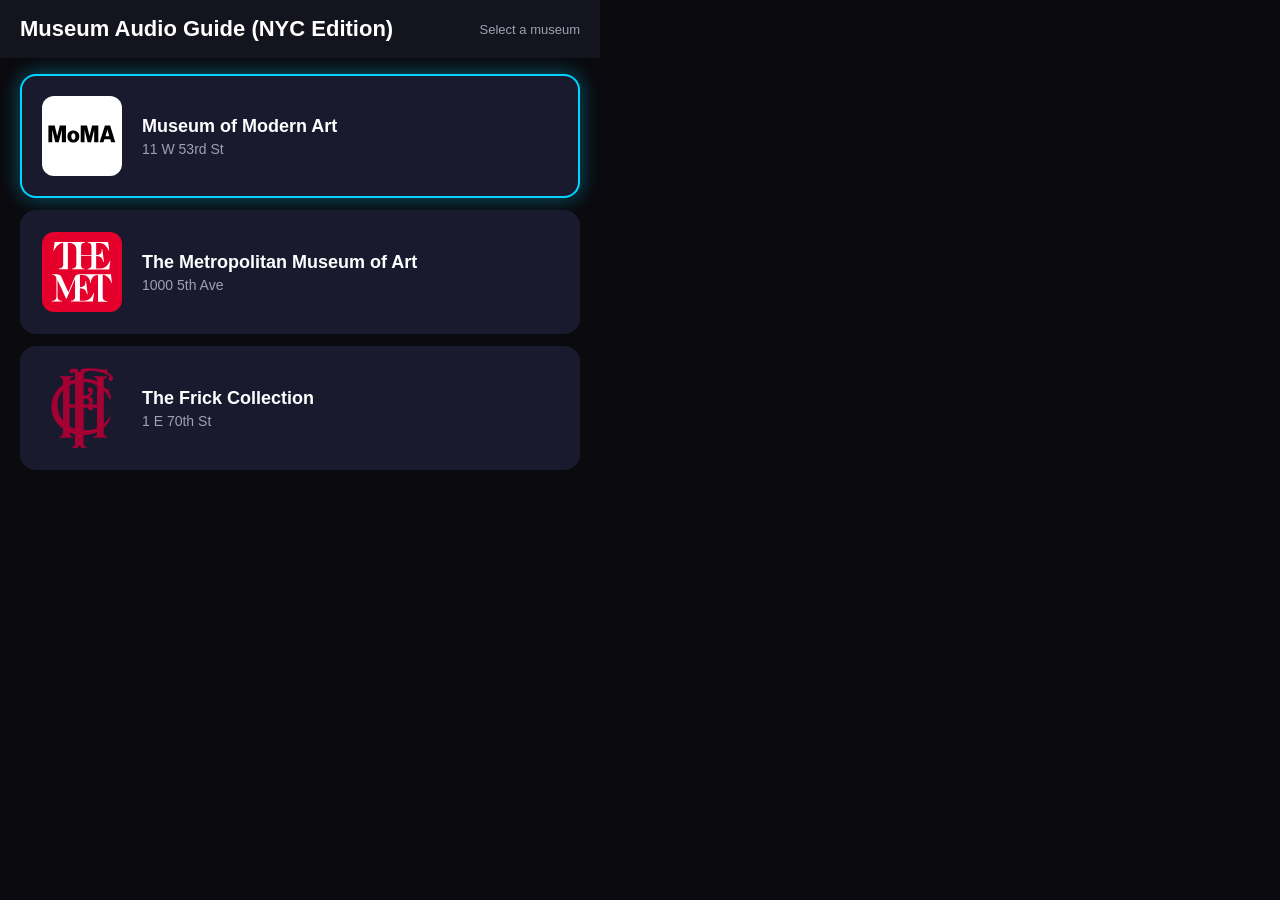
<file: index.html>
<!DOCTYPE html>
<html lang="en">
<head>
  <meta charset="UTF-8">
  <meta name="viewport" content="width=device-width, height=device-height, initial-scale=1.0, user-scalable=no">
  <title>Museum Audio Guide — NYC Edition</title>
  <link rel="stylesheet" href="styles.css">
</head>
<body>
  <div id="app">

    <!-- Screen 1: Museum Select -->
    <div id="museum-select" class="screen">
      <header class="header">
        <h1>Museum Audio Guide (NYC Edition)</h1>
        <span class="header-meta">Select a museum</span>
      </header>
      <div class="content">
        <button class="museum-card focusable" data-action="select-museum" data-museum="moma">
          <img class="museum-logo" src="logos/moma.svg" alt="MoMA">
          <div class="museum-info">
            <div class="museum-name">Museum of Modern Art</div>
            <div class="museum-meta">11 W 53rd St</div>
          </div>
        </button>
        <button class="museum-card focusable" data-action="select-museum" data-museum="met">
          <img class="museum-logo" src="logos/met.svg" alt="The Met">
          <div class="museum-info">
            <div class="museum-name">The Metropolitan Museum of Art</div>
            <div class="museum-meta">1000 5th Ave</div>
          </div>
        </button>
        <button class="museum-card focusable" data-action="select-museum" data-museum="frick">
          <img class="museum-logo" src="logos/frick.png" alt="Frick">
          <div class="museum-info">
            <div class="museum-name">The Frick Collection</div>
            <div class="museum-meta">1 E 70th St</div>
          </div>
        </button>
      </div>
    </div>

    <!-- Screen 2: Stop Number Entry -->
    <div id="stop-entry" class="screen hidden">
      <header class="header">
        <button class="back-btn focusable" data-action="back">&#8592;</button>
        <h1 id="stop-entry-title">MoMA</h1>
        <span class="header-meta">Enter stop #</span>
      </header>
      <div class="content">
        <div class="stop-display">
          <div class="stop-number" id="stop-number-display">---</div>
          <button class="clear-btn focusable" data-action="num-clear">CLR</button>
        </div>
        <div class="numpad">
          <button class="numpad-btn focusable" data-action="num" data-digit="1">1</button>
          <button class="numpad-btn focusable" data-action="num" data-digit="2">2</button>
          <button class="numpad-btn focusable" data-action="num" data-digit="3">3</button>
          <button class="numpad-btn focusable" data-action="num" data-digit="4">4</button>
          <button class="numpad-btn focusable" data-action="num" data-digit="5">5</button>
          <button class="numpad-btn focusable" data-action="num" data-digit="6">6</button>
          <button class="numpad-btn focusable" data-action="num" data-digit="7">7</button>
          <button class="numpad-btn focusable" data-action="num" data-digit="8">8</button>
          <button class="numpad-btn focusable" data-action="num" data-digit="9">9</button>
          <button class="numpad-btn focusable delete-btn" data-action="num-delete">&#9003;</button>
          <button class="numpad-btn focusable" data-action="num" data-digit="0">0</button>
          <button class="numpad-btn focusable go-btn" data-action="num-go">GO</button>
        </div>
      </div>
    </div>

    <!-- Screen 3: Audio Player -->
    <div id="audio-player" class="screen hidden">
      <header class="header">
        <button class="back-btn focusable" data-action="back">&#8592;</button>
        <h1 id="player-title">MoMA</h1>
        <span class="header-meta" id="player-stop">Stop #---</span>
      </header>
      <div class="content player-content">
        <!-- Loading -->
        <div id="player-loading" class="loading-container">
          <div class="loading-spinner"></div>
          <div class="loading-text" id="loading-text">Loading audio...</div>
        </div>
        <!-- Error -->
        <div id="player-error" class="error-container hidden">
          <div class="error-icon">&#9888;</div>
          <div class="error-message" id="error-message">Could not load.</div>
          <div class="error-url" id="error-url"></div>
          <button class="nav-item focusable" data-action="copy-url" style="margin-top:12px;">Copy URL</button>
        </div>
        <!-- Native Player -->
        <div id="player-ui" class="player-ui hidden">
          <div class="player-artwork" id="player-artwork">
            <div class="player-artwork-label" id="player-artwork-label">&#9835;</div>
          </div>
          <div class="player-info">
            <div class="player-track-title" id="player-track-title"></div>
          </div>
          <button class="play-pause-btn focusable" data-action="play-pause" id="play-pause-btn">&#9654;</button>
          <div class="progress-container">
            <input type="range" class="progress-bar focusable" id="progress-bar" min="0" max="100" value="0" step="0.1">
            <div class="time-display">
              <span id="time-current">0:00</span>
              <span id="time-duration">0:00</span>
            </div>
          </div>
        </div>
        <!-- Iframe fallback (hidden by default) -->
        <iframe id="browser-iframe" class="browser-iframe hidden"
          sandbox="allow-scripts allow-popups allow-forms"
          allow="autoplay; encrypted-media"></iframe>
        <audio id="audio-element" preload="auto"></audio>
      </div>
    </div>

  </div>
  <script src="app.js"></script>
</body>
</html>
</file>
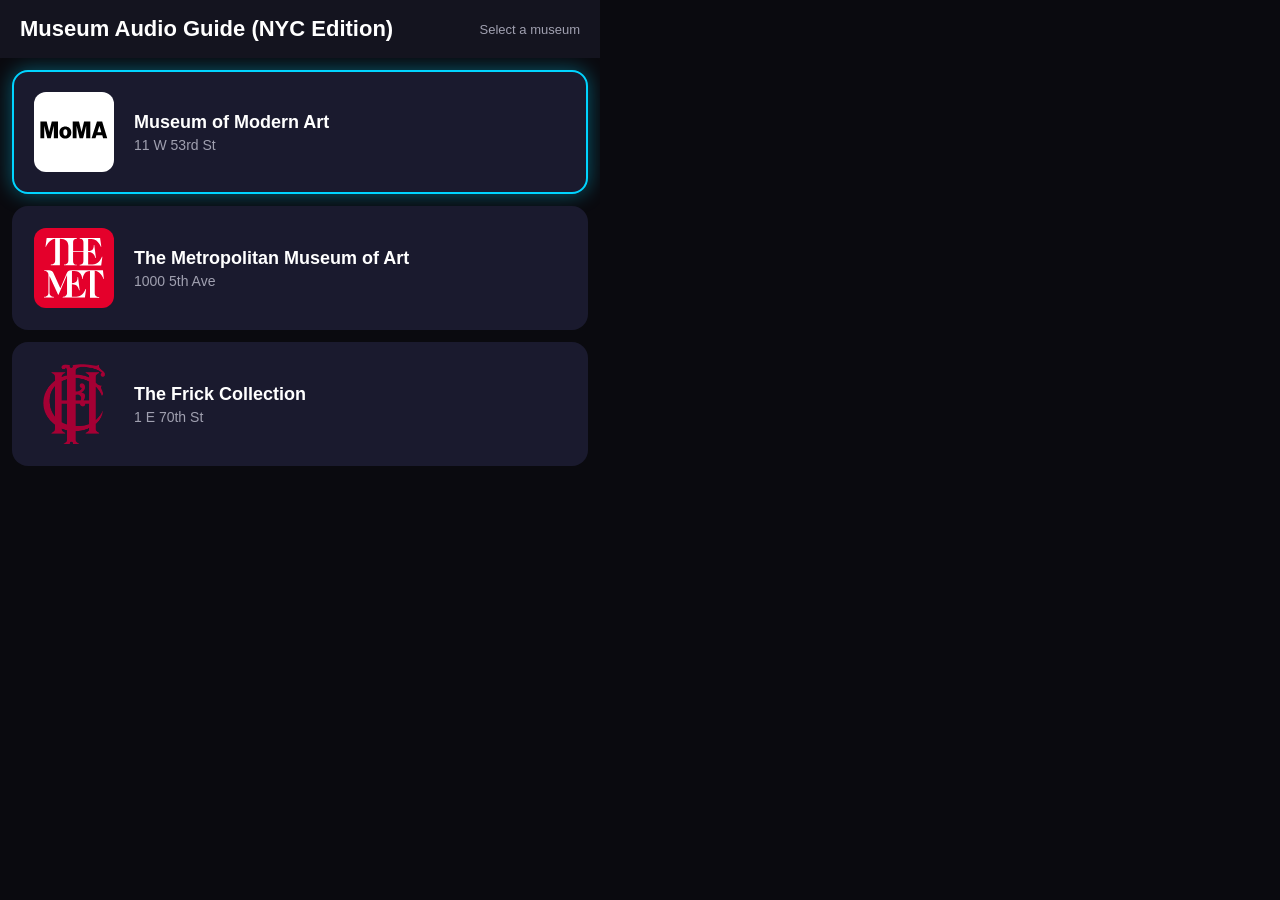
<file: test/index.html>
<!DOCTYPE html>
<html lang="en">
<head>
  <meta charset="UTF-8">
  <meta name="viewport" content="width=device-width, height=device-height, initial-scale=1.0, user-scalable=no">
  <title>Museum Audio Guide — NYC Edition</title>
  <link rel="stylesheet" href="styles.css">
</head>
<body>
  <div id="app">

    <!-- Screen 1: Museum Select -->
    <div id="museum-select" class="screen">
      <header class="header">
        <h1>Museum Audio Guide (NYC Edition)</h1>
        <span class="header-meta">Select a museum</span>
      </header>
      <div class="content">
        <button class="museum-card focusable" data-action="select-museum" data-museum="moma">
          <img class="museum-logo" src="logos/moma.svg" alt="MoMA">
          <div class="museum-info">
            <div class="museum-name">Museum of Modern Art</div>
            <div class="museum-meta">11 W 53rd St</div>
          </div>
        </button>
        <button class="museum-card focusable" data-action="select-museum" data-museum="met">
          <img class="museum-logo" src="logos/met.svg" alt="The Met">
          <div class="museum-info">
            <div class="museum-name">The Metropolitan Museum of Art</div>
            <div class="museum-meta">1000 5th Ave</div>
          </div>
        </button>
        <button class="museum-card focusable" data-action="select-museum" data-museum="frick">
          <img class="museum-logo" src="logos/frick.png" alt="Frick">
          <div class="museum-info">
            <div class="museum-name">The Frick Collection</div>
            <div class="museum-meta">1 E 70th St</div>
          </div>
        </button>
      </div>
    </div>

    <!-- Screen 2: Stop Number Entry -->
    <div id="stop-entry" class="screen hidden">
      <header class="header">
        <button class="back-btn focusable" data-action="back">&#8592;</button>
        <h1 id="stop-entry-title">MoMA</h1>
        <span class="header-meta">Enter stop #</span>
      </header>
      <div class="content">
        <div class="stop-display">
          <div class="stop-number" id="stop-number-display">---</div>
          <button class="clear-btn focusable" data-action="num-clear" aria-label="Clear stop number">&#10005;</button>
        </div>
        <!-- EMG Handwriting Strip — auto-handwriting triggers on focus via Hypernova runtime -->
        <label class="hw-strip" for="hw-input">
          <span class="hw-strip__icon">&#9998;</span>
          <span class="hw-strip__field-wrap">
            <input class="hw-strip__input focusable" id="hw-input" type="text" inputmode="numeric" pattern="[0-9]*" maxlength="6" autocomplete="off" autocapitalize="off" spellcheck="false" placeholder="Handwrite digits">
          </span>
        </label>
        <div class="numpad">
          <button class="numpad-btn focusable delete-btn" data-action="num-delete">&#9003;</button>
          <button class="numpad-btn focusable" data-action="num" data-digit="0">0</button>
          <button class="numpad-btn focusable go-btn" data-action="num-go">GO</button>
          <button class="numpad-btn focusable" data-action="num" data-digit="1">1</button>
          <button class="numpad-btn focusable" data-action="num" data-digit="2">2</button>
          <button class="numpad-btn focusable" data-action="num" data-digit="3">3</button>
          <button class="numpad-btn focusable" data-action="num" data-digit="4">4</button>
          <button class="numpad-btn focusable" data-action="num" data-digit="5">5</button>
          <button class="numpad-btn focusable" data-action="num" data-digit="6">6</button>
          <button class="numpad-btn focusable" data-action="num" data-digit="7">7</button>
          <button class="numpad-btn focusable" data-action="num" data-digit="8">8</button>
          <button class="numpad-btn focusable" data-action="num" data-digit="9">9</button>
        </div>
      </div>
    </div>

    <!-- Screen 3: Audio Player -->
    <div id="audio-player" class="screen hidden">
      <header class="header">
        <button class="back-btn focusable" data-action="back">&#8592;</button>
        <h1 id="player-title">MoMA</h1>
        <span class="header-meta" id="player-stop">Stop #---</span>
      </header>
      <div class="content player-content">
        <!-- Loading -->
        <div id="player-loading" class="loading-container">
          <div class="loading-spinner"></div>
          <div class="loading-text" id="loading-text">Loading audio...</div>
        </div>
        <!-- Error -->
        <div id="player-error" class="error-container hidden">
          <div class="error-icon">&#9888;</div>
          <div class="error-message" id="error-message">Could not load.</div>
          <div class="error-url" id="error-url"></div>
          <button class="nav-item focusable" data-action="copy-url" style="margin-top:12px;">Copy URL</button>
        </div>
        <!-- Native Player -->
        <div id="player-ui" class="player-ui hidden">
          <div class="player-artwork" id="player-artwork">
            <div class="player-artwork-label" id="player-artwork-label">&#9835;</div>
          </div>
          <div class="player-info">
            <div class="player-track-title" id="player-track-title"></div>
          </div>
          <button class="play-pause-btn focusable" data-action="play-pause" id="play-pause-btn">&#9654;</button>
          <div class="progress-container">
            <input type="range" class="progress-bar focusable" id="progress-bar" min="0" max="100" value="0" step="0.1">
            <div class="time-display">
              <span id="time-current">0:00</span>
              <span id="time-duration">0:00</span>
            </div>
          </div>
        </div>
        <!-- Iframe fallback (hidden by default) -->
        <iframe id="browser-iframe" class="browser-iframe hidden"
          sandbox="allow-scripts allow-popups allow-forms"
          allow="autoplay; encrypted-media"></iframe>
        <audio id="audio-element" preload="auto"></audio>
      </div>
    </div>

  </div>
  <script src="app.js"></script>
</body>
</html>
</file>
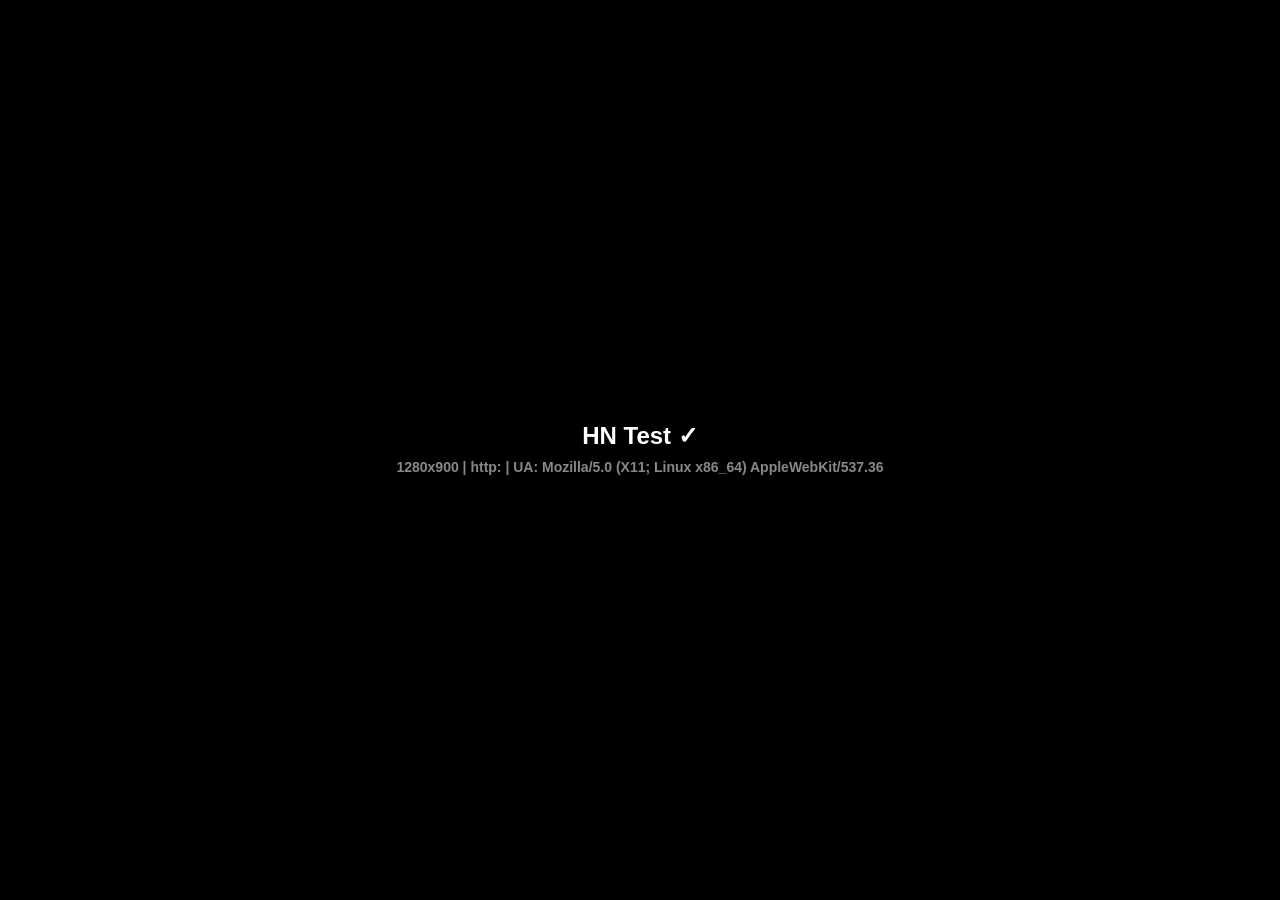
<file: test.html>
<!DOCTYPE html>
<html>
<head>
<meta charset="UTF-8">
<meta name="viewport" content="width=device-width, height=device-height, initial-scale=1.0">
<style>
  body { background: #000; color: #fff; font-family: sans-serif; display: flex; align-items: center; justify-content: center; height: 100vh; margin: 0; }
  h1 { font-size: 24px; text-align: center; }
</style>
</head>
<body>
  <h1>HN Test ✓<br><span style="font-size:14px;color:#888;" id="info">Loading...</span></h1>
  <script>
    document.getElementById('info').textContent =
      window.innerWidth + 'x' + window.innerHeight +
      ' | ' + location.protocol +
      ' | UA: ' + navigator.userAgent.substring(0, 50);
  </script>
</body>
</html>
</file>
<file: styles.css>
:root {
  --bg-primary: #0a0a0f;
  --bg-secondary: #14141f;
  --bg-tertiary: #1e1e2e;
  --bg-card: #1a1a2e;
  --text-primary: #ffffff;
  --text-secondary: #a0a0b0;
  --text-muted: #606070;
  --accent-primary: #00d4ff;
  --accent-secondary: #00ff88;
  --accent-warm: #ff9f43;
  --danger: #ff4466;
  --focus-ring: #00d4ff;
  --focus-glow: rgba(0, 212, 255, 0.4);
  --success: #00ff88;
  --warning: #ffaa00;
  --radius-sm: 8px;
  --radius-md: 12px;
  --radius-lg: 16px;
}

* { margin: 0; padding: 0; box-sizing: border-box; }

body {
  font-family: -apple-system, BlinkMacSystemFont, 'Segoe UI', sans-serif;
  background: var(--bg-primary);
  color: var(--text-primary);
  width: 100vw;
  height: 100vh;
  max-width: 600px;
  max-height: 600px;
  overflow: hidden;
}

#app {
  width: 100%;
  height: 100%;
  position: relative;
}

/* --- Screens --- */
.screen {
  width: 100%;
  height: 100%;
  display: flex;
  flex-direction: column;
  position: absolute;
  top: 0;
  left: 0;
}
.screen.hidden { display: none; }

/* --- Header --- */
.header {
  display: flex;
  align-items: center;
  padding: 16px 20px;
  background: var(--bg-secondary);
  gap: 12px;
  flex-shrink: 0;
}
.header h1 {
  font-size: 22px;
  font-weight: 600;
  flex: 1;
}
.header-meta {
  font-size: 13px;
  color: var(--text-secondary);
}
.back-btn {
  background: transparent;
  color: var(--text-primary);
  font-size: 22px;
  padding: 8px 12px;
  border-radius: var(--radius-sm);
  border: 2px solid transparent;
}

/* --- Content Area --- */
.content {
  flex: 1;
  padding: 16px 20px;
  overflow-y: auto;
  display: flex;
  flex-direction: column;
  gap: 12px;
}

/* --- Focus States --- */
.focusable {
  transition: all 0.15s ease;
  border: 2px solid transparent;
  cursor: pointer;
  min-height: 44px;
}
.focusable:focus {
  outline: none;
  border-color: var(--focus-ring);
  box-shadow: 0 0 20px var(--focus-glow);
}

/* --- Museum Cards --- */
.museum-card {
  display: flex;
  align-items: center;
  gap: 20px;
  padding: 20px;
  background: var(--bg-card);
  border-radius: var(--radius-lg);
  color: var(--text-primary);
  text-align: left;
  width: 100%;
}

.museum-logo {
  width: 80px;
  height: 80px;
  border-radius: var(--radius-md);
  flex-shrink: 0;
  object-fit: cover;
}

.museum-info {
  flex: 1;
  min-width: 0;
}

.museum-name {
  font-size: 18px;
  font-weight: 600;
  margin-bottom: 4px;
}

.museum-meta {
  font-size: 14px;
  color: var(--text-secondary);
}

/* --- Stop Number Display --- */
.stop-display {
  text-align: center;
  padding: 20px 0 10px;
  position: relative;
}

.stop-number {
  font-size: 56px;
  font-weight: 700;
  font-family: 'SF Mono', 'Menlo', 'Courier New', monospace;
  color: var(--accent-primary);
  letter-spacing: 8px;
  min-height: 70px;
}

.clear-btn {
  font-size: 12px;
  font-weight: 600;
  padding: 4px 10px;
  background: var(--bg-tertiary);
  color: var(--accent-warm);
  border-radius: var(--radius-sm);
  min-height: 28px;
  margin-top: 4px;
}

.stop-hint {
  font-size: 13px;
  color: var(--text-muted);
  margin-top: 4px;
}

/* --- Numpad --- */
.numpad {
  display: grid;
  grid-template-columns: 1fr 1fr 1fr;
  gap: 8px;
  padding: 0 20px;
  max-width: 360px;
  margin: 0 auto;
}

.numpad-btn {
  padding: 16px;
  font-size: 22px;
  font-weight: 600;
  background: var(--bg-tertiary);
  color: var(--text-primary);
  border-radius: var(--radius-md);
  text-align: center;
  min-height: 54px;
}

.numpad-btn:focus {
  background: var(--bg-card);
}

.delete-btn {
  font-size: 20px;
  color: var(--accent-warm);
}

.go-btn {
  background: var(--accent-primary);
  color: var(--bg-primary);
  font-weight: 700;
}
.go-btn:focus {
  background: #33ddff;
}

/* --- Built-in Browser --- */
.browser-content {
  padding: 0;
  position: relative;
}

.browser-iframe {
  width: 100%;
  height: 100%;
  border: none;
  background: #ffffff;
}

/* --- Native Audio Player --- */
.player-content {
  padding: 0 20px 20px;
  align-items: center;
  justify-content: center;
}

.player-ui {
  display: flex;
  flex-direction: column;
  align-items: center;
  gap: 20px;
  width: 100%;
  padding-top: 12px;
}

.player-artwork {
  width: 120px;
  height: 120px;
  border-radius: var(--radius-lg);
  display: flex;
  align-items: center;
  justify-content: center;
  flex-shrink: 0;
}

.player-artwork-label {
  font-size: 48px;
}

.player-info {
  text-align: center;
}

.player-track-title {
  font-size: 16px;
  font-weight: 600;
  max-width: 460px;
  overflow: hidden;
  text-overflow: ellipsis;
  white-space: nowrap;
}

.play-pause-btn {
  width: 72px;
  height: 72px;
  border-radius: 50%;
  background: var(--accent-primary);
  color: var(--bg-primary);
  font-size: 28px;
  display: flex;
  align-items: center;
  justify-content: center;
  line-height: 1;
}
.play-pause-btn:focus {
  background: #33ddff;
}

.progress-container {
  width: 100%;
  max-width: 460px;
}

.progress-bar {
  -webkit-appearance: none;
  appearance: none;
  width: 100%;
  height: 6px;
  border-radius: 3px;
  background: var(--bg-tertiary);
  outline: none;
  cursor: pointer;
}
.progress-bar::-webkit-slider-thumb {
  -webkit-appearance: none;
  appearance: none;
  width: 16px;
  height: 16px;
  border-radius: 50%;
  background: var(--accent-primary);
  cursor: pointer;
}
.progress-bar::-moz-range-thumb {
  width: 16px;
  height: 16px;
  border-radius: 50%;
  background: var(--accent-primary);
  border: none;
  cursor: pointer;
}
.progress-bar:focus {
  border-color: var(--focus-ring);
  box-shadow: 0 0 12px var(--focus-glow);
}

.time-display {
  display: flex;
  justify-content: space-between;
  margin-top: 6px;
  font-family: 'SF Mono', 'Menlo', 'Courier New', monospace;
  font-size: 13px;
  color: var(--text-muted);
}

.error-url {
  font-size: 13px;
  color: var(--text-muted);
  word-break: break-all;
  max-width: 400px;
  margin-top: 8px;
}

/* --- Loading --- */
.loading-container {
  display: flex;
  flex-direction: column;
  align-items: center;
  justify-content: center;
  gap: 16px;
  padding: 40px;
  flex: 1;
}
.loading-spinner {
  width: 48px;
  height: 48px;
  border: 4px solid var(--bg-tertiary);
  border-top-color: var(--accent-primary);
  border-radius: 50%;
  animation: spin 0.8s linear infinite;
}
@keyframes spin { to { transform: rotate(360deg); } }
.loading-text {
  font-size: 16px;
  color: var(--text-secondary);
}

/* --- Error --- */
.error-container {
  display: flex;
  flex-direction: column;
  align-items: center;
  justify-content: center;
  gap: 12px;
  padding: 40px;
  text-align: center;
}
.error-icon { font-size: 48px; }
.error-message {
  font-size: 16px;
  color: var(--text-secondary);
  max-width: 400px;
}

/* --- Nav Item (reused for buttons) --- */
.nav-item {
  padding: 14px 24px;
  background: var(--bg-tertiary);
  border-radius: var(--radius-md);
  color: var(--text-primary);
  font-size: 15px;
  font-weight: 500;
  text-align: center;
}
.nav-item.primary {
  background: var(--accent-primary);
  color: var(--bg-primary);
}
.nav-item.primary:focus { background: #33ddff; }

/* --- Toast --- */
.toast {
  position: fixed;
  bottom: 80px;
  left: 50%;
  transform: translateX(-50%) translateY(100px);
  background: var(--bg-card);
  color: var(--text-primary);
  padding: 12px 24px;
  border-radius: var(--radius-md);
  font-size: 14px;
  border: 1px solid var(--accent-primary);
  transition: transform 0.3s ease;
  z-index: 100;
  pointer-events: none;
}
.toast.visible { transform: translateX(-50%) translateY(0); }
.toast.error { border-color: var(--danger); }

.hidden { display: none !important; }
</file>
<file: test/styles.css>
:root {
  --bg-primary: #0a0a0f;
  --bg-secondary: #14141f;
  --bg-tertiary: #1e1e2e;
  --bg-card: #1a1a2e;
  --text-primary: #ffffff;
  --text-secondary: #a0a0b0;
  --text-muted: #606070;
  --accent-primary: #00d4ff;
  --accent-secondary: #00ff88;
  --accent-warm: #ff9f43;
  --danger: #ff4466;
  --focus-ring: #00d4ff;
  --focus-glow: rgba(0, 212, 255, 0.4);
  --success: #00ff88;
  --warning: #ffaa00;
  --radius-sm: 8px;
  --radius-md: 12px;
  --radius-lg: 16px;
}

* { margin: 0; padding: 0; box-sizing: border-box; }

body {
  font-family: -apple-system, BlinkMacSystemFont, 'Segoe UI', sans-serif;
  background: var(--bg-primary);
  color: var(--text-primary);
  width: 100vw;
  height: 100vh;
  max-width: 600px;
  max-height: 600px;
  overflow: hidden;
}

#app {
  width: 100%;
  height: 100%;
  position: relative;
}

/* --- Screens --- */
.screen {
  width: 100%;
  height: 100%;
  display: flex;
  flex-direction: column;
  position: absolute;
  top: 0;
  left: 0;
}
.screen.hidden { display: none; }

/* --- Header --- */
.header {
  display: flex;
  align-items: center;
  padding: 16px 20px;
  background: var(--bg-secondary);
  gap: 12px;
  flex-shrink: 0;
}
.header h1 {
  font-size: 22px;
  font-weight: 600;
  flex: 1;
}
.header-meta {
  font-size: 13px;
  color: var(--text-secondary);
}
.back-btn {
  background: transparent;
  color: var(--text-primary);
  font-size: 22px;
  padding: 8px 12px;
  border-radius: var(--radius-sm);
  border: 2px solid transparent;
}

/* --- Content Area --- */
.content {
  flex: 1;
  padding: 12px 12px 16px;
  overflow-y: auto;
  display: flex;
  flex-direction: column;
  gap: 12px;
}

/* --- Focus States --- */
.focusable {
  transition: all 0.15s ease;
  border: 2px solid transparent;
  cursor: pointer;
  min-height: 44px;
}
.focusable:focus {
  outline: none;
  border-color: var(--focus-ring);
  box-shadow: 0 0 20px var(--focus-glow);
}

/* --- Museum Cards --- */
.museum-card {
  display: flex;
  align-items: center;
  gap: 20px;
  padding: 20px;
  background: var(--bg-card);
  border-radius: var(--radius-lg);
  color: var(--text-primary);
  text-align: left;
  width: 100%;
}

.museum-logo {
  width: 80px;
  height: 80px;
  border-radius: var(--radius-md);
  flex-shrink: 0;
  object-fit: cover;
}

.museum-info {
  flex: 1;
  min-width: 0;
}

.museum-name {
  font-size: 18px;
  font-weight: 600;
  margin-bottom: 4px;
}

.museum-meta {
  font-size: 14px;
  color: var(--text-secondary);
}

/* --- Stop Number Display --- */
.stop-display {
  position: relative;
  display: flex;
  align-items: center;
  justify-content: center;
  padding: 4px 8px;
  min-height: 64px;
}

.stop-number {
  font-size: 44px;
  font-weight: 700;
  font-family: 'SF Mono', 'Menlo', 'Courier New', monospace;
  color: var(--accent-primary);
  letter-spacing: 6px;
  line-height: 1;
  text-align: center;
}

.clear-btn {
  position: absolute;
  right: 8px;
  top: 50%;
  transform: translateY(-50%);
  font-size: 14px;
  font-weight: 700;
  padding: 0;
  background: var(--bg-tertiary);
  color: var(--accent-warm);
  border-radius: 50%;
  width: 32px;
  height: 32px;
  min-height: 32px;
  display: flex;
  align-items: center;
  justify-content: center;
}

.stop-hint {
  font-size: 13px;
  color: var(--text-muted);
  margin-top: 4px;
}

/* --- EMG Handwriting Strip --- */
/* On Hypernova, focusing #hw-input triggers EMG auto-handwriting (runtime-injected,
   no SDK reference in our code). On other browsers, it behaves as a normal text input. */
.hw-strip {
  display: flex;
  align-items: center;
  gap: 10px;
  height: 56px;
  padding: 0 12px;
  max-width: 340px;
  width: 100%;
  margin: 0 auto;
  background: var(--bg-tertiary);
  border-radius: var(--radius-md);
  border: 2px dashed transparent;
  cursor: text;
  transition: all 0.15s ease;
}

.hw-strip:focus-within {
  background: var(--bg-card);
  border: 2px dashed var(--accent-primary);
  box-shadow: 0 0 16px var(--focus-glow);
}

.hw-strip__icon {
  font-size: 18px;
  color: var(--accent-primary);
  flex-shrink: 0;
}

.hw-strip__field-wrap {
  flex: 1;
  display: flex;
  align-items: center;
}

.hw-strip__input {
  flex: 1;
  width: 100%;
  background: transparent;
  border: none;
  outline: none;
  color: var(--accent-secondary);
  font-family: 'SF Mono', 'Menlo', 'Courier New', monospace;
  font-size: 18px;
  font-weight: 700;
  letter-spacing: 2px;
  padding: 0;
  min-height: 44px;
}

.hw-strip__input::placeholder {
  color: var(--text-muted);
  font-style: italic;
  font-weight: 400;
  font-size: 13px;
  letter-spacing: 0;
}

/* --- Numpad --- */
.numpad {
  display: grid;
  grid-template-columns: 1fr 1fr 1fr;
  gap: 6px;
  padding: 0 8px;
  max-width: 340px;
  margin: 0 auto;
  width: 100%;
}

.numpad-btn {
  padding: 8px;
  font-size: 18px;
  font-weight: 600;
  background: var(--bg-tertiary);
  color: var(--text-primary);
  border-radius: var(--radius-md);
  text-align: center;
  min-height: 44px;
}

.numpad-btn:focus {
  background: var(--bg-card);
}

.delete-btn {
  font-size: 20px;
  color: var(--accent-warm);
}

.go-btn {
  background: var(--accent-primary);
  color: var(--bg-primary);
  font-weight: 700;
}
.go-btn:focus {
  background: #33ddff;
}

/* --- Built-in Browser --- */
.browser-content {
  padding: 0;
  position: relative;
}

.browser-iframe {
  width: 100%;
  height: 100%;
  border: none;
  background: #ffffff;
}

/* --- Native Audio Player --- */
.player-content {
  padding: 0 20px 20px;
  align-items: center;
  justify-content: center;
}

.player-ui {
  display: flex;
  flex-direction: column;
  align-items: center;
  gap: 20px;
  width: 100%;
  padding-top: 12px;
}

.player-artwork {
  width: 120px;
  height: 120px;
  border-radius: var(--radius-lg);
  display: flex;
  align-items: center;
  justify-content: center;
  flex-shrink: 0;
}

.player-artwork-label {
  font-size: 48px;
}

.player-info {
  text-align: center;
}

.player-track-title {
  font-size: 16px;
  font-weight: 600;
  max-width: 460px;
  overflow: hidden;
  text-overflow: ellipsis;
  white-space: nowrap;
}

.play-pause-btn {
  width: 72px;
  height: 72px;
  border-radius: 50%;
  background: var(--accent-primary);
  color: var(--bg-primary);
  font-size: 28px;
  display: flex;
  align-items: center;
  justify-content: center;
  line-height: 1;
}
.play-pause-btn:focus {
  background: #33ddff;
}

.progress-container {
  width: 100%;
  max-width: 460px;
}

.progress-bar {
  -webkit-appearance: none;
  appearance: none;
  width: 100%;
  height: 6px;
  border-radius: 3px;
  background: var(--bg-tertiary);
  outline: none;
  cursor: pointer;
}
.progress-bar::-webkit-slider-thumb {
  -webkit-appearance: none;
  appearance: none;
  width: 16px;
  height: 16px;
  border-radius: 50%;
  background: var(--accent-primary);
  cursor: pointer;
}
.progress-bar::-moz-range-thumb {
  width: 16px;
  height: 16px;
  border-radius: 50%;
  background: var(--accent-primary);
  border: none;
  cursor: pointer;
}
.progress-bar:focus {
  border-color: var(--focus-ring);
  box-shadow: 0 0 12px var(--focus-glow);
}

.time-display {
  display: flex;
  justify-content: space-between;
  margin-top: 6px;
  font-family: 'SF Mono', 'Menlo', 'Courier New', monospace;
  font-size: 13px;
  color: var(--text-muted);
}

.error-url {
  font-size: 13px;
  color: var(--text-muted);
  word-break: break-all;
  max-width: 400px;
  margin-top: 8px;
}

/* --- Loading --- */
.loading-container {
  display: flex;
  flex-direction: column;
  align-items: center;
  justify-content: center;
  gap: 16px;
  padding: 40px;
  flex: 1;
}
.loading-spinner {
  width: 48px;
  height: 48px;
  border: 4px solid var(--bg-tertiary);
  border-top-color: var(--accent-primary);
  border-radius: 50%;
  animation: spin 0.8s linear infinite;
}
@keyframes spin { to { transform: rotate(360deg); } }
.loading-text {
  font-size: 16px;
  color: var(--text-secondary);
}

/* --- Error --- */
.error-container {
  display: flex;
  flex-direction: column;
  align-items: center;
  justify-content: center;
  gap: 12px;
  padding: 40px;
  text-align: center;
}
.error-icon { font-size: 48px; }
.error-message {
  font-size: 16px;
  color: var(--text-secondary);
  max-width: 400px;
}

/* --- Nav Item (reused for buttons) --- */
.nav-item {
  padding: 14px 24px;
  background: var(--bg-tertiary);
  border-radius: var(--radius-md);
  color: var(--text-primary);
  font-size: 15px;
  font-weight: 500;
  text-align: center;
}
.nav-item.primary {
  background: var(--accent-primary);
  color: var(--bg-primary);
}
.nav-item.primary:focus { background: #33ddff; }

/* --- Toast --- */
.toast {
  position: fixed;
  bottom: 80px;
  left: 50%;
  transform: translateX(-50%) translateY(100px);
  background: var(--bg-card);
  color: var(--text-primary);
  padding: 12px 24px;
  border-radius: var(--radius-md);
  font-size: 14px;
  border: 1px solid var(--accent-primary);
  transition: transform 0.3s ease;
  z-index: 100;
  pointer-events: none;
}
.toast.visible { transform: translateX(-50%) translateY(0); }
.toast.error { border-color: var(--danger); }

.hidden { display: none !important; }
</file>
